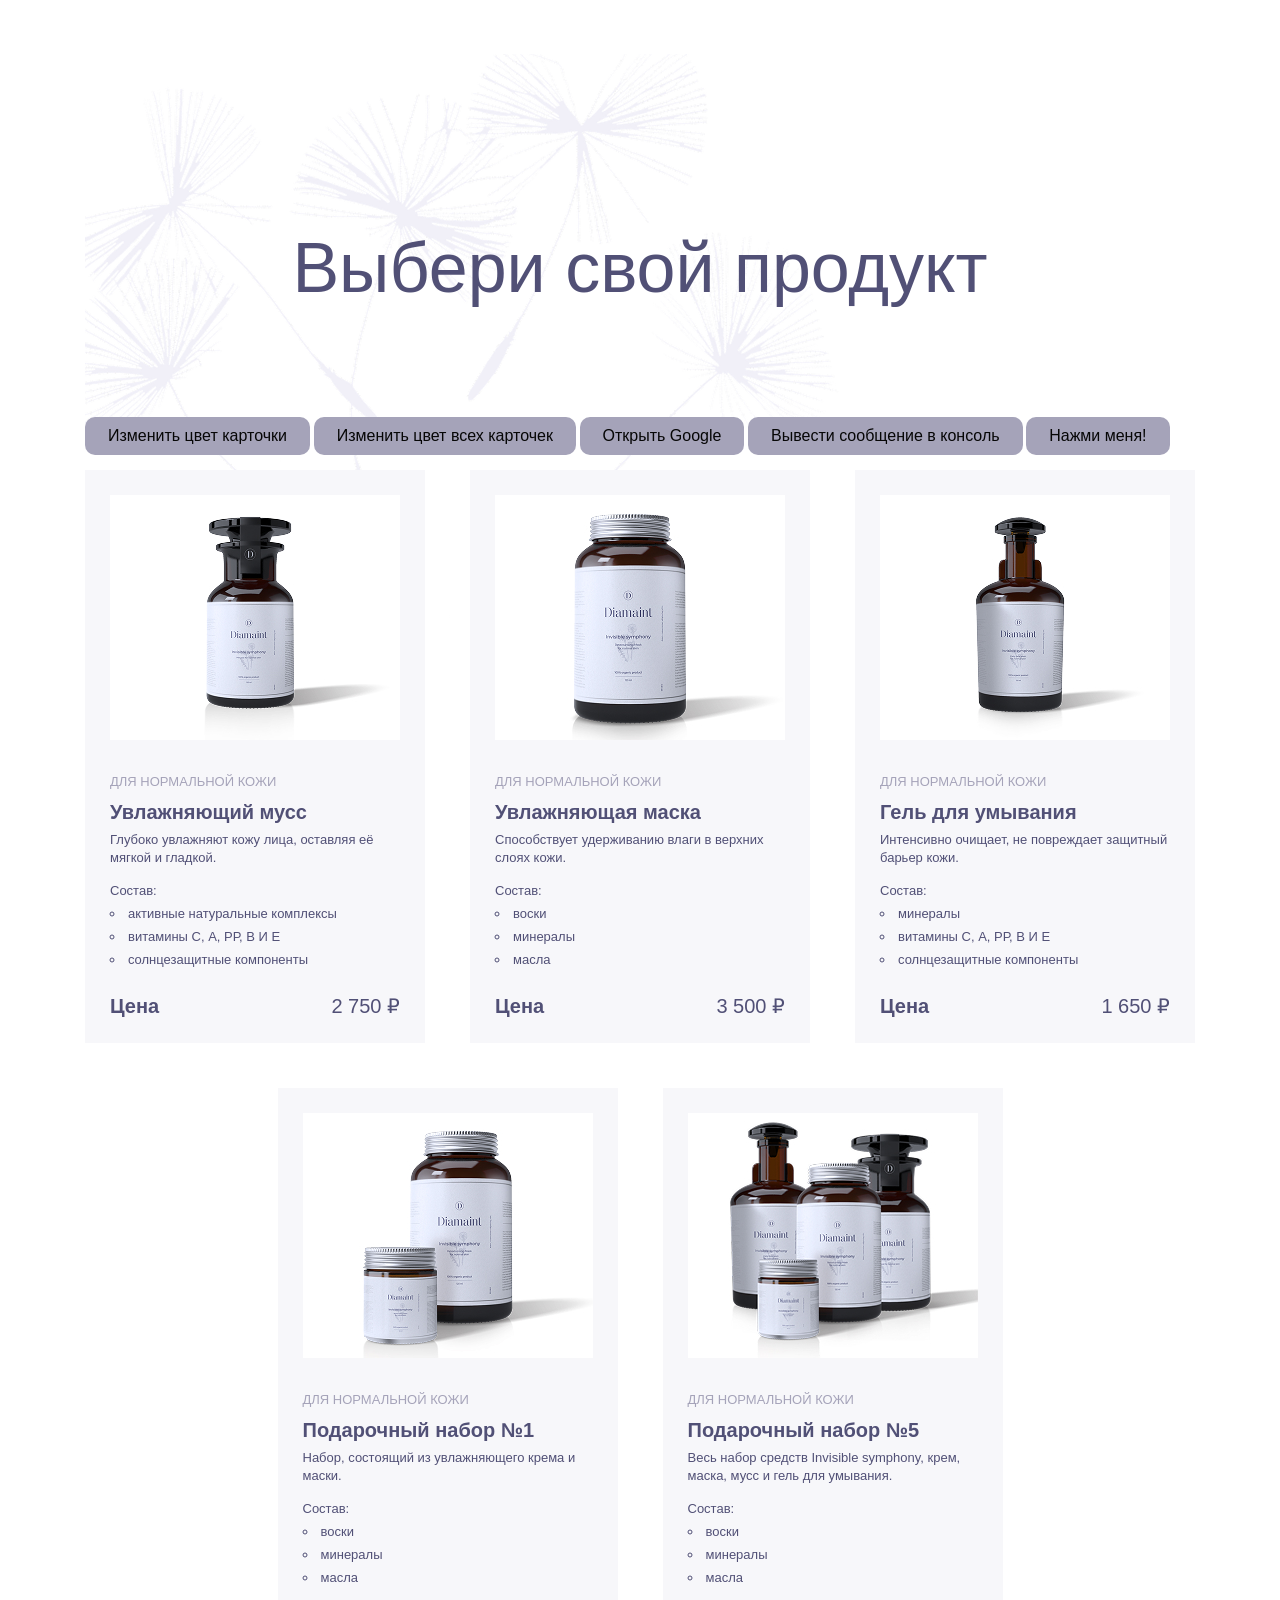
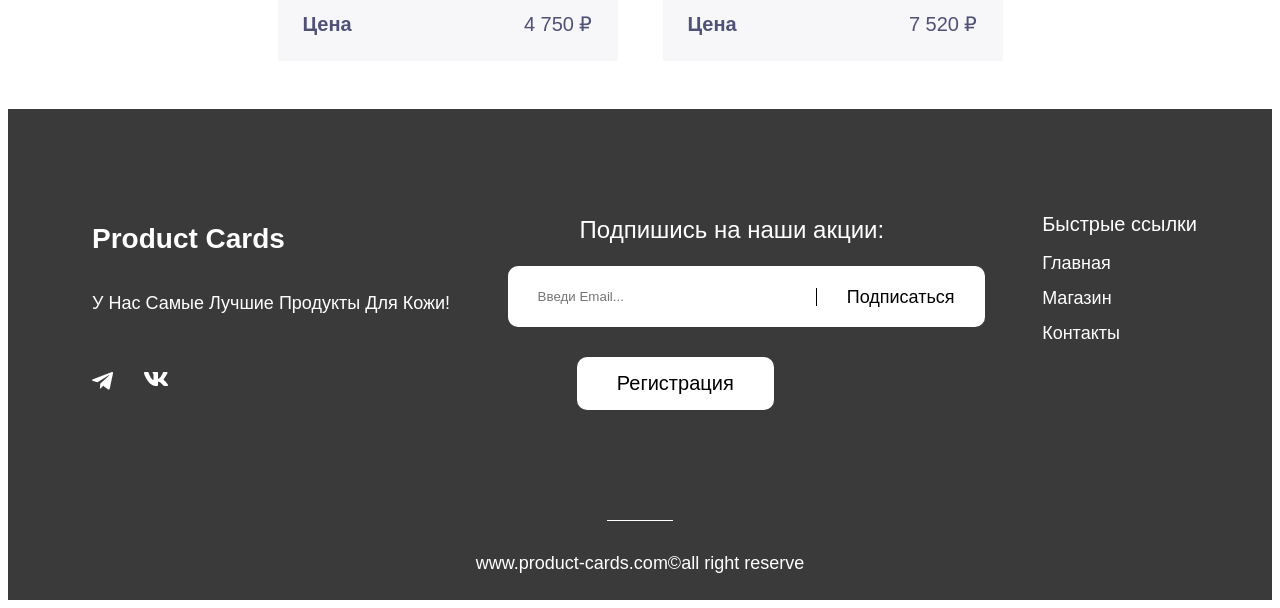
<file: index.html>
<!DOCTYPE html>
<html lang="en">
<head>
    <meta charset="UTF-8">
    <meta name="viewport" content="width=device-width, initial-scale=1.0">
    <title>Product card</title>
    <link rel="stylesheet" href="style.css">
</head>
    <body>
      <main class="catalog">
        <div class="container catalog__container">
            <h1 class="title catalog__title">Выбери свой продукт</h1>
            <button class="change-color-button button">Изменить цвет карточки</button>
            <button class="change-colors-button button">Изменить цвет всех карточек</button>
            <button class="open-google-button button">Открыть Google</button>
            <button class="output-console-log-button button">Вывести сообщение в консоль</button>
            <button class="click-me button">Нажми меня!</button>
          <ul id = "productcards-List" class="products clear-list"></ul>
          <template id = productcardsInfo-template>
            <li class="products__card card">
              <img src="" alt="" class="card__image">
              <span class="card__category"></span>
              <h2 class="card__name"></h2>
              <p class="card__description"></p>
              <div class="card__compound compound">
              <span class="compound__name">Состав:</span>
              <ul class="compound__list"></ul>
              </div>
              <div class="card__price">
                <b>Цена</b>
                <span class="card__price-value">3 500 &#x20bd</span>
                </div>
            </li>
          </template>

        </div>

      </main>
      <footer class="footer">
        <div class="footer__top">
        <div class="footer__column footer__leftside">
          <h2 class="footer__productcards">Product Cards</h2>
          <p class="footer__description">У Нас Самые Лучшие Продукты Для Кожи!</p>
          <ul class="socialmedia__icons">
          <li><a href="#"><img src="images/telegram_logo.png" alt="" class="icon_telegram"></a></li>
          <li><a href="#"><img src="images/VK_logo.png" alt="" class="icon_vk"></a></li>
          </ul>
        </div>
        <div class="footer__column footer__center">
          <p class="subscribe-us">Подпишись на наши акции:</p>
          <form class="footer__form">
          <input name="email" type="email" required placeholder="Введи Email..." class="email__input">
          <button type="submit" class="footer__submit">Подписаться</button>
          </form>
        </div>
        <nav class="footer__rightside">
          <p class="nav__title">Быстрые ссылки</p>
          <ul class="nav__list">
            <li><a href="#">Главная</a></li>
            <li><a href="#">Магазин</a></li>
            <li><a href="#">Контакты</a></li>
          </ul>
        </nav>
        </div>
          <button type="button" class="registrationButton">Регистрация</button>
        <div class="overlay"></div>
        <div class="modal">
          <button class="modal__close">x</button>
          <h2 class="modal__title">Регистрация</h2>
          <form class="modal__form">
            <p>Имя</p>
            <input type="text" name="firstName" placeholder="Введите имя" required>
            <p>Фамилия</p>
            <input type="text" name="lastName" placeholder="Введите фамилию" required>
            <p>Дата рождения</p>
            <input type="date" name="birthDate" required>
            <p>Логин</p>
            <input type="text" name="login" placeholder="Придумайте логин" required>
            <p>Пароль</p>
            <input type="password" name="password" placeholder="Придумайте пароль" required minlength="4">
            <p>Повторите пароль</p>
            <input type="password" name="repeatPassword" placeholder="Повторите пароль" required minlength="4">
            <button type="submit">Зарегистрироваться</button>
          </form>
        </div>
        <div class="footer__bottom">
          <hr class="horizontal__line">
          <p class="copyright">www.product-cards.com©all right reserve</p>
        </div>
      </footer>
      <script type="module" src="main.js"></script>
    </body>
</html>
</file>
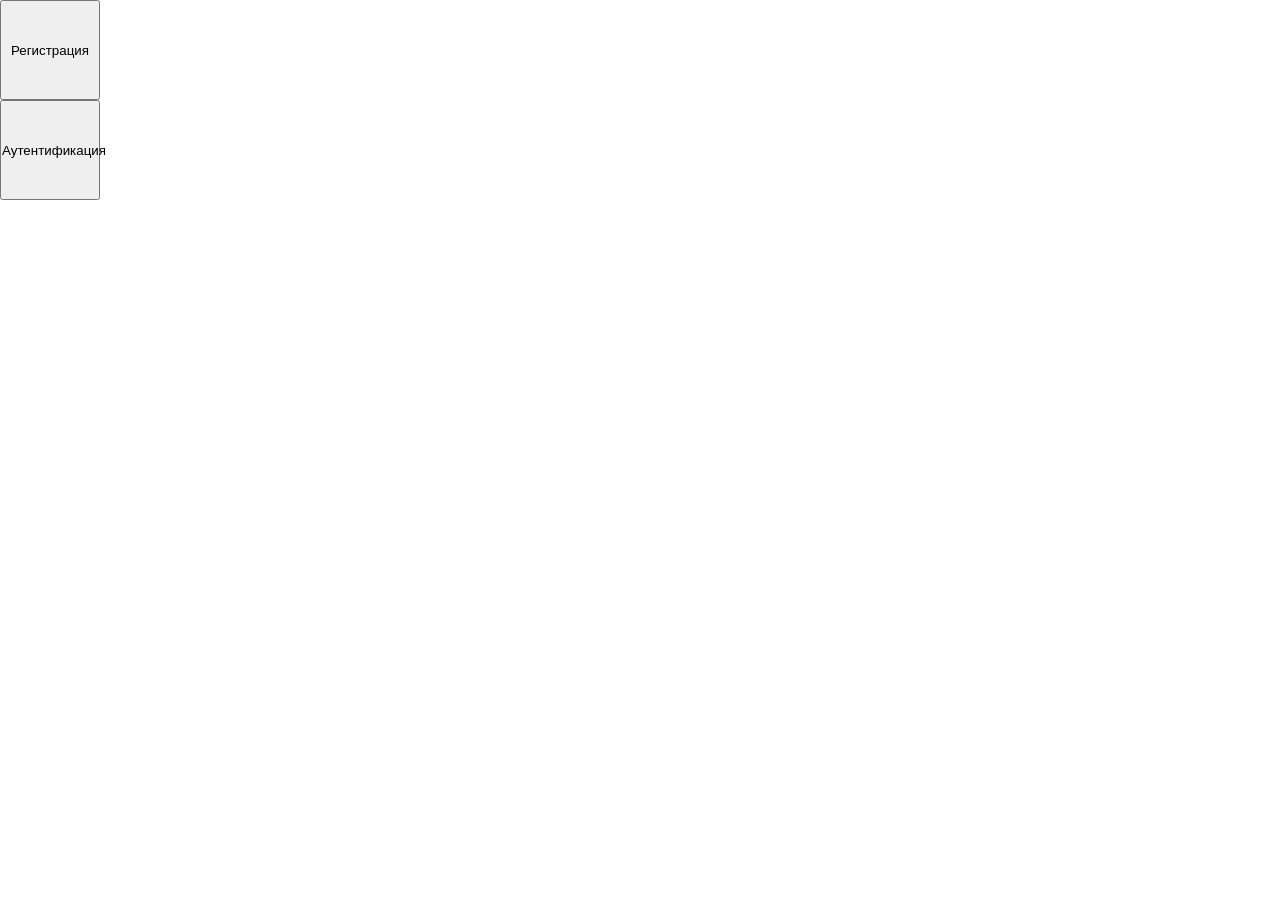
<file: homework-14/index.html>
<!DOCTYPE html>
<html lang="en">
<head>
  <meta charset="UTF-8">
  <meta name="viewport" content="width=device-width, initial-scale=1.0">
  <title>Document</title>
  <link rel="stylesheet" href="style.css">
</head>
<body>
  <div class="overlay" id="overlay"></div>

  <button class="button" id="registration-button">Регистрация</button>
  <button class="button" id="auth-button">Аутентификация</button>

  <div id="registration-modal" class="modal">
    <button id="modal-close-button" class="modal-close-button">X</button>
    <h1>Регистрация</h1>
    <span>Пароль</span>
    <span>Повторите пароль</span>
    <span>Логин</span>
    <span>Почта</span>
  </div>

  <div id="auth-modal" class="modal">
    <button id="modal-close-button" class="modal-close-button">X</button>
    <h1>Аутентификация</h1>
    <p>Логин</p>
    <p>Пароль</p>
  </div>

  <script type="module" src="script.js"></script>
</body>
</html>
</file>
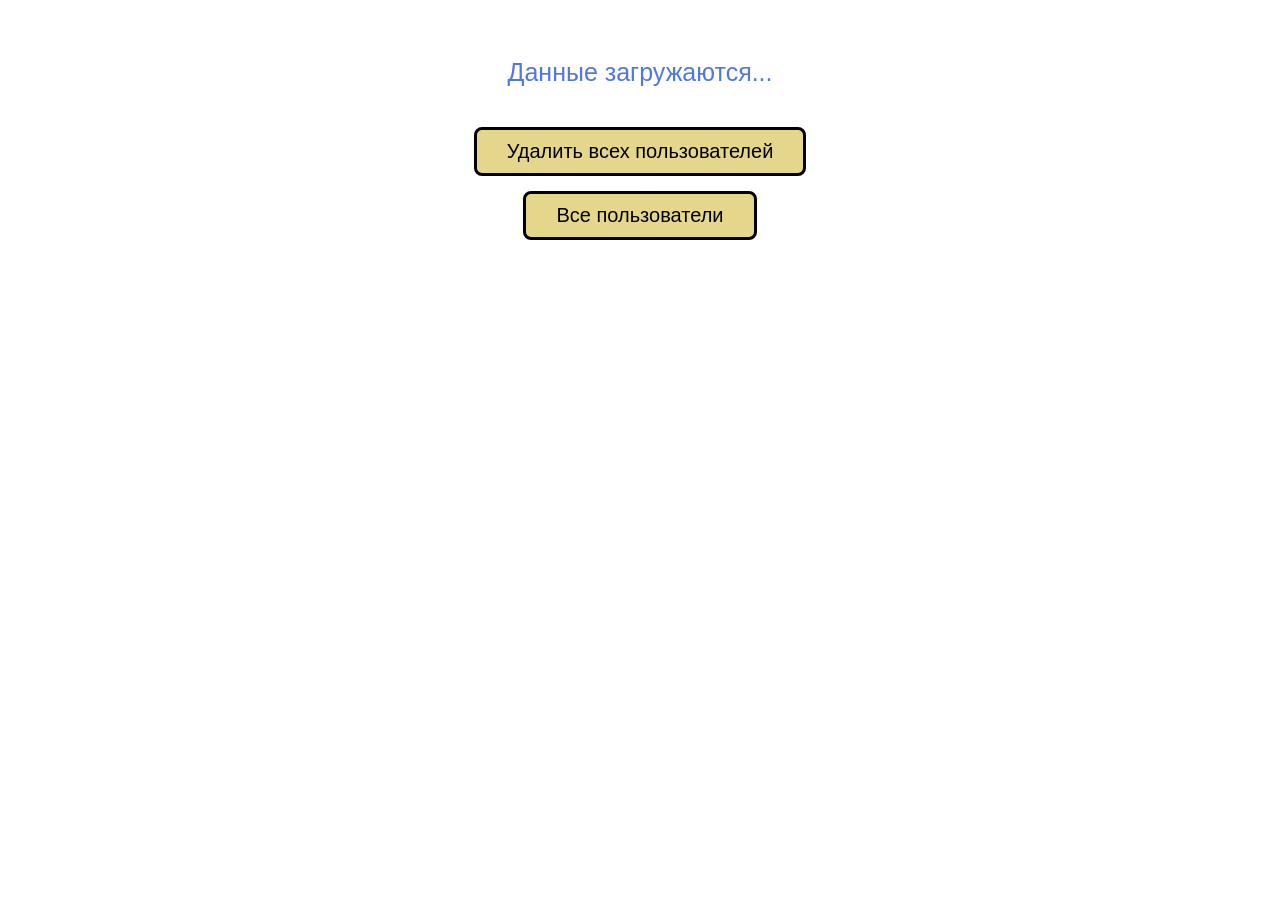
<file: async/async.html>
<!DOCTYPE html>
<html lang="ru">
<head>
    <meta charset="UTF-8">
    <meta name="viewport" content="width=device-width, initial-scale=1.0">
    <link rel="stylesheet" href="usersStyle.css">
</head>
    <body>
      <div class = "container">
        <div class = "loadMessage">Данные загружаются...</div>
        <div class="cards"></div>
        <div class="buttonsContainer">
          <button class="deleteUsers">Удалить всех пользователей</button>
          <button class="getUsers">Все пользователи</button>
        </div>
      </div>
    <script src="async.js"></script>
    </body>
</html>
</file>
<file: style.css>
*,
  *::before,
  *::after {
  box-sizing: border-box;
}

body {
  font-family: Montserrat, sans-serif;
  font-size: 13px;
  line-height: 18px;
}

.title {
  font-family: Montserrat, sans-serif;
  font-size: 70px;
  font-weight: 400;
  line-height: 78px;
  text-align: center;
  color: #515076;
}

.clear-list {
  list-style: none;
  padding: 0;
  margin: 0;
}

.catalog__title {
  margin-top: 220px;
  margin-bottom: 110px;
}

.catalog__container {
  background-image: url("images/bg_flowers.png");
  background-repeat: no-repeat;
  background-position: 0 0;
  padding-top: 1px;
}

.container {
  width: 1110px;
  margin: 0 auto;
}

.card {
  background-color: #F7F7FA;
  padding: 25px;
  width: 100%;
}

.card__image {
  display: block;
  margin-bottom: 30px;
}

.card__category { /* для нормальной кожи */
  display: block;
  font-family: Montserrat, sans-serif;
  font-size: 13px;
  line-height: 24px;
  color: #A5A3B9;
  text-transform: uppercase;
  margin-bottom: 5px;
}

.card__name { /* название товара */
  font-family: Montserrat, sans-serif;
  font-size: 20px;
  line-height: 27px;
  color: #515076;
  margin-top: 0px;
  margin-bottom: 5px;
}

.card__description { /* описание товара */
  font-family: Montserrat, sans-serif;
  font-size: 13px;
  line-height: 18px;
  color: #515076;
  margin-top: 0px;
  margin-bottom: 15px;
}

.card__compound { /* состав */
  display: block;
  font-family: Montserrat, sans-serif;
  font-size: 13px;
  line-height: 18px;
  color: #515076;
  margin-top: 0px;
  margin-bottom: 25px;
}

.compound__list { /* список состава */
  padding-left: 0;
  margin-top: 5px;
  list-style-position: inside;
} 

.compound__item { /* элемент списка состава */
  margin-bottom: 5px;
}

.compound__item:last-child { /* последний элемент списка состава */
  margin-bottom: 0;
}

.card__price { /* цена */
  display: flex;
  justify-content: space-between;
  font-family: Montserrat, sans-serif;
  font-size: 20px;
  line-height: 24px;
  color: #515076;
  width: 290px;
}

.products { 
  display: flex;
  flex-wrap: wrap;
  justify-content: center;
  gap: 45px;
}

.products__card {
  width: 340px;
  height: 573px;
}

.button {
  display: inline-block;
  padding: 10px 23px;
  font-size: 16px;
  font-family: Montserrat, sans-serif;
  cursor: pointer;
  text-align: center;
  color: #060606;
  background-color: #A5A3B9;
  border: none;
  border-radius: 10px;
  margin-bottom: 15px;
}

.click-me {
  background-color: #A5A3B9; /* Первый цвет*/
  color: #060606;
}

.click-me--active {
  background-color: #d8f198; /* Второй цвет*/
  color: #060606;
}

.footer {
  position: relative;
  display: flex;
  flex-direction: column;
  background-color: #3a3a3a;
  width: 100%;
  margin-top: 48px;

}

.footer__top {
  display: flex;
  justify-content: space-between;
  max-width: 1728px;
  padding: 85px 75px 125px 84px;
}

.footer__bottom {
  max-width: 1728px;
  text-align: center;
  margin: 0 auto;
}

.horizontal__line {
  border: none;
  border-top: 1px solid #ffffff;
  width: 66px;
  height: 0px;
  margin: 0 auto;
}

.copyright {
  color: #ffffff;
  font-family: Montserrat, sans-serif;
  font-size: 18px;
  font-weight: 400;
  margin-top: 33px;
  margin-bottom: 28px;
}

.footer__column {
  display: flex;
  flex-direction: column;
}

.footer__form {
  display: flex;
  align-items: center;
  background-color: #ffffff;
  border-radius: 10px; 
  width: 477px;
  height: 61px;
}

.footer__productcards {
  font-family: Montserrat, sans-serif;
  font-weight: 800;
  font-size: 28px;
  color:#ffffff;
  line-height: 154%;
  margin-bottom: 16px;
}

.footer__description, .nav__list, .subscribe-us {
font-family: Montserrat, sans-serif;
font-weight: 400;
font-size: 18px;
line-height: 100%;
color: #ffffff;

}

.nav__list{
  padding: 0;
  margin: 0;
  list-style: none;
}

.nav__list a {
  color: #ffffff;
  text-decoration: none;
  font-family: Montserrat, sans-serif;
  font-size: 18px;
}

.nav__list li {
  margin-bottom: 17px;
}

.nav__list li:last-child {
  margin-bottom: 0;
}

.nav__title {
font-family: Montserrat, sans-serif;
font-weight: 500;
font-size: 20px;
line-height: 100%;
color: #ffffff;
}

.socialmedia__icons {
  list-style: none;
  display: flex;
  gap: 30.5px;
  padding: 0;
  margin: 0;
  margin-top: 42px;
}

.subscribe-us {
  font-size: 24px;
  border-radius: 0px;
  padding-left: 72px;
}

.email__input, .footer__submit {
  background-color: #ffffff;
  border-radius: 10px;
  border:none;
  padding: 0 30px;
}

.email__input{
  flex: 1;
}

.footer__submit {
  font-family: Montserrat, sans-serif;
  font-size: 18px;
  font-weight: 500;
  line-height: 100%;
  border: none;
  border-left: 1px solid #000000;
  border-radius: 0;
}

.overlay {
  display: none;
  position: fixed;
  top: 0;
  left: 0;
  width: 100%;
  height: 100%;
  background-color: rgba(0, 0, 0, 0.8);
  z-index: 100;
}

.overlay.modal-showed {
  display: block;
}

.modal {
  display: none;
  position: fixed;
  top: 50%;
  left: 50%;
  transform: translate(-50%, -50%);
  background-color: #ffffff;
  padding: 40px;
  border-radius: 10px;
  z-index: 101;
  width: 400px;
}

.modal.modal-showed {
  display: block;
}

.modal__close {
  position: absolute;
  top: 10px;
  right: 15px;
  background: none;
  border: none;
  font-size: 24px;
}

.modal__form input {
  display: block;
  width: 100%;
  margin-bottom: 15px;
  padding: 8px;
  box-sizing: border-box;
}

  .registrationButton {
  position:absolute;
  border-radius: 10px;
  bottom: 190px;
  left: 45%;
  font-size: 20px;
  padding: 15px 40px;
  font-family: Montserrat, sans-serif;
  cursor: pointer;
  border: none;
  background-color: #ffffff;
}
</file>
<file: homework-14/style.css>
* {
  margin: 0;
  padding: 0;
}

.button {
  display: block;
  width: 100px;
  height: 100px;
}

.modal-close-button {
  display: block;
  position: absolute;
  top: 10px;
  right: 10px;
  border: none;
  background-color: transparent;
  cursor: pointer;
  padding: 10px;
}

.modal {
  position: absolute;
  display: none;
  top: 50%;
  left: 50%;
  transform: translate(-50%, -50%);
  width: 60rem;
  height: 50rem;
  background-color: #fff;
  border-radius: 20px;
}

.modal-showed {
  display: block;
}

.overlay {
  width: 100%;
  height: 100%;
  position: absolute;
  display: none;
  background-color: rgb(0, 0, 0, 0.6);
}

.overlay-showed {
  display: block;
}
</file>
<file: async/usersStyle.css>
*,
  *::before,
  *::after {
  box-sizing: border-box;
}

.loadMessage {
  font-family: Montserrat, sans-serif;
  font-size: 25px;
  color: #5177e1;
}

.deleteUsers,.getUsers {
  display: flex;
  flex-wrap: wrap;
  justify-content: center;
  margin-bottom: 5px;
  border-radius: 8px;
  font-size: 20px;
  padding: 10px 30px;
  font-family: Montserrat, sans-serif;
  cursor: pointer;
  border: solid;
  background-color: #e4d78c;
  }

.container {
  display: flex;
  flex-direction: column;
  align-items: center;
  justify-content: center;
  gap: 20px;
  transform: translateY(50px);
}

.cards {
  display: flex;
  flex-wrap: wrap;
  justify-content: center;
  gap: 20px;
}

.user-card {
  background-color: #9fb2e8;
  border: 1px solid #dced61;
  border-radius: 10px;
  padding: 20px;
  width: 230px;
  font-family: Montserrat, sans-serif;
}

.user-card button {
  background-color: #91776b;
  color: white;
  border: none;
  border-radius: 12px;
  padding: 10px 15px;
  font-family: Montserrat, sans-serif;
  font-size: 16px;
  cursor: pointer;
}

.buttonsContainer {
  display: flex;
  flex-direction: column;
  align-items: center;
  gap: 10px;
}
</file>
